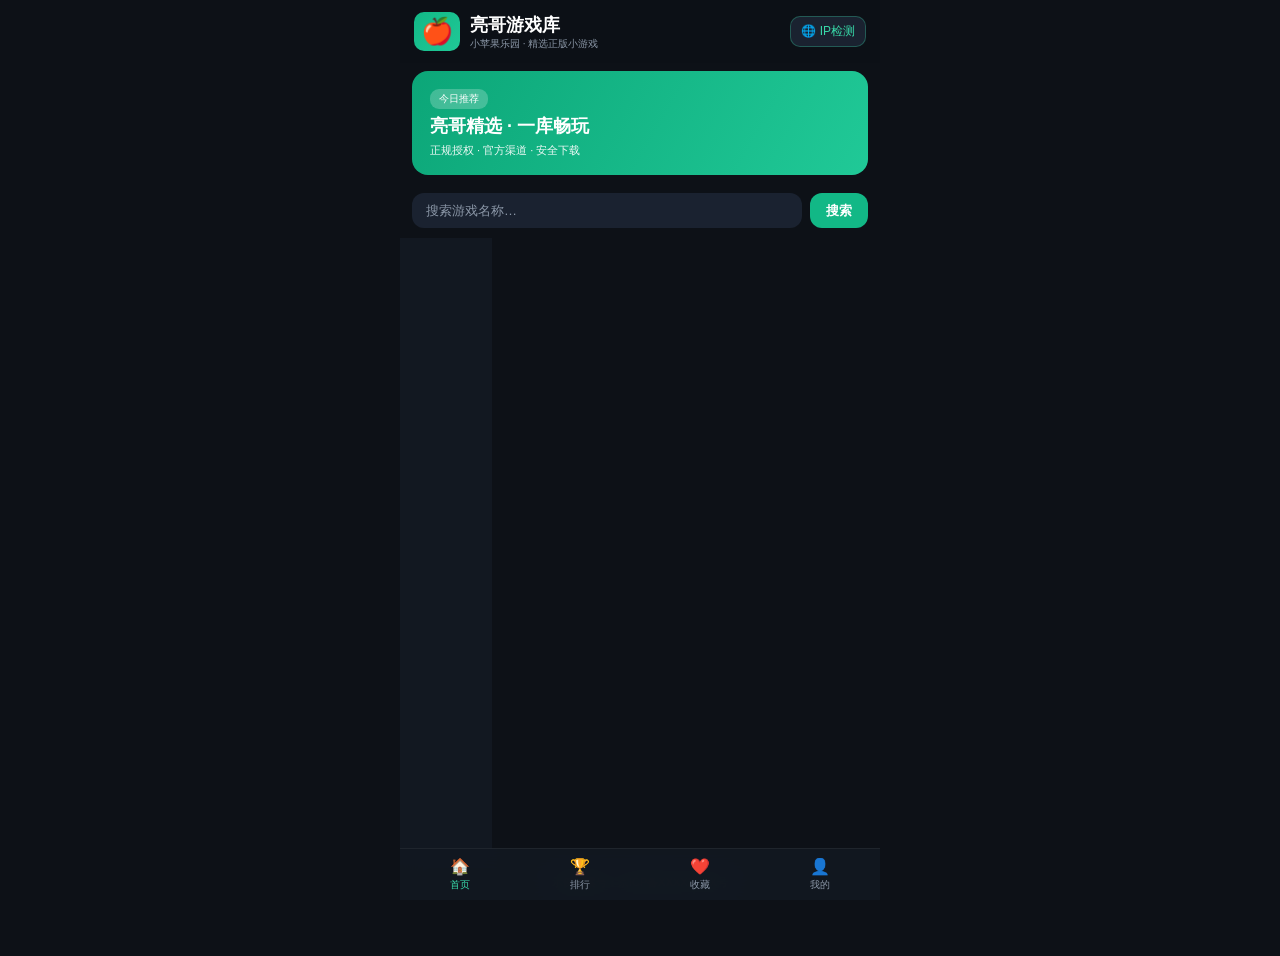
<file: index.html>
<!DOCTYPE html>
<html lang="zh-CN">
<head>
<meta charset="UTF-8">
<meta name="viewport" content="width=device-width, initial-scale=1.0, maximum-scale=1.0, user-scalable=no">
<title>亮哥游戏库 · 小苹果乐园</title>
<link rel="stylesheet" href="style.css">
</head>
<body>
<div id="app">

  <!-- 顶部栏 -->
  <header class="topbar">
    <div class="brand">
      <span class="logo">🍎</span>
      <div class="brand-text">
        <h1>亮哥游戏库</h1>
        <p>小苹果乐园 · 精选正版小游戏</p>
      </div>
    </div>
    <button class="ip-btn" id="ipBtn">🌐 IP检测</button>
  </header>

  <!-- Banner -->
  <section class="banner">
    <div class="banner-bg"></div>
    <div class="banner-content">
      <span class="badge">今日推荐</span>
      <h2>亮哥精选 · 一库畅玩</h2>
      <p>正规授权 · 官方渠道 · 安全下载</p>
    </div>
  </section>

  <!-- 搜索 -->
  <div class="search-wrap">
    <input type="text" id="searchInput" placeholder="搜索游戏名称…">
    <button class="search-go">搜索</button>
  </div>

  <!-- 主体：左侧分类 + 右侧列表 -->
  <div class="main">
    <aside class="sidebar" id="sidebar"></aside>
    <section class="list" id="list"></section>
  </div>

  <!-- 备案 -->
  <div class="beian">示例备案号：京ICP备XXXXXXXX号</div>

  <!-- 底部导航 -->
  <nav class="bottombar">
    <a class="active">🏠<span>首页</span></a>
    <a>🏆<span>排行</span></a>
    <a>❤️<span>收藏</span></a>
    <a>👤<span>我的</span></a>
  </nav>
</div>

<!-- IP检测弹窗 -->
<div class="modal-mask" id="ipMask">
  <div class="modal small">
    <button class="modal-close" id="ipClose">✕</button>
    <div class="modal-body">
      <h3>🌐 IP 归属地检测</h3>
      <p class="ip-line">IP 地址：<b id="ipAddr">—</b></p>
      <p class="ip-line">归属地：<b id="ipLoc">检测中…</b></p>
      <p class="ip-tip">（演示数据，接入真实接口需服务端支持）</p>
    </div>
  </div
</file>
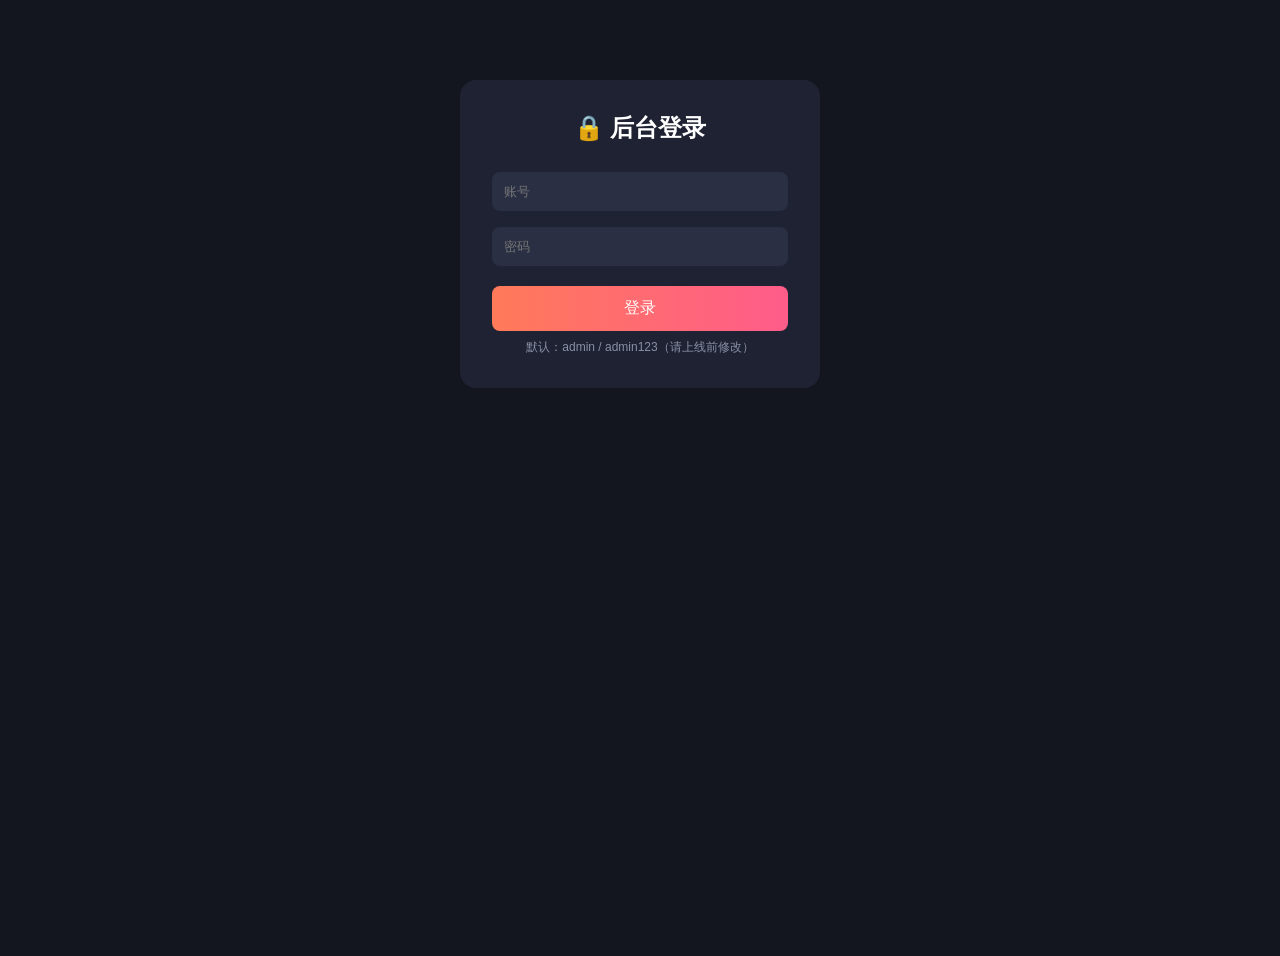
<file: admin.html>
<!DOCTYPE html>
<html lang="zh-CN">
<head>
<meta charset="UTF-8">
<meta name="viewport" content="width=device-width, initial-scale=1.0">
<title>后台管理 · 亮哥游戏库</title>
<link rel="stylesheet" href="style.css">
<style>
  .admin-wrap{max-width:1100px;margin:0 auto;padding:16px;}
  .login-box{max-width:360px;margin:80px auto;background:#1e2233;padding:32px;border-radius:16px;}
  .login-box h2{margin:0 0 20px;color:#fff;text-align:center;}
  .login-box input{width:100%;padding:12px;margin:8px 0;border-radius:8px;border:none;background:#2a2f44;color:#fff;}
  .login-box button{width:100%;padding:12px;margin-top:12px;border:none;border-radius:8px;background:linear-gradient(90deg,#ff7a59,#ff5c8a);color:#fff;font-size:16px;cursor:pointer;}
  .admin-head{display:flex;justify-content:space-between;align-items:center;padding:12px 0;border-bottom:1px solid #2a2f44;margin-bottom:16px;}
  .admin-head h1{color:#fff;font-size:20px;}
  .logout{background:#444;color:#fff;border:none;padding:8px 14px;border-radius:8px;cursor:pointer;}
  .stats{display:grid;grid-template-columns:repeat(4,1fr);gap:12px;margin-bottom:16px;}
  .stat-card{background:#1e2233;padding:16px;border-radius:12px;color:#fff;}
  .stat-card b{font-size:24px;color:#ff7a59;}
  .tabs{display:flex;gap:8px;margin-bottom:16px;flex-wrap:wrap;}
  .tabs button{padding:10px 18px;border:none;border-radius:8px;background:#2a2f44;color:#fff;cursor:pointer;}
  .tabs button.active{background:linear-gradient(90deg,#ff7a59,#ff5c8a);}
  .panel{display:none;background:#1e2233;padding:16px;border-radius:12px;}
  .panel.show{display:block;}
  .panel h3{color:#fff;margin-top:0;}
  .form-row{display:flex;gap:8px;flex-wrap:wrap;margin-bottom:12px;align-items:center;}
  .form-row input,.form-row select{flex:1;min-width:120px;padding:10px;border-radius:8px;border:none;background:#2a2f44;color:#fff;}
  .form-row button{padding:10px 18px;border:none;border-radius:8px;background:#6BCB77;color:#111;cursor:pointer;font-weight:bold;}
  .form-row button.del{background:#FF6B6B;color:#fff;}
  table{width:100%;border-collapse:collapse;color:#fff;font-size:13px;}
  th,td{text-align:left;padding:8px;border-bottom:1px solid #2a2f44;}
  th{color:#ff7a59;}
  .tag{display:inline-block;background:#2a2f44;padding:2px 8px;border-radius:6px;margin:2px;}
  .del-link{color:#FF6B6B;cursor:pointer;}
  .hint{color:#8a90a5;font-size:12px;margin-top:8px;}
</style>
</head>
<body style="background:#14161f;">
<div id="app">

  <!-- 登录页 -->
  <div id="loginView">
    <div class="login-box">
      <h2>🔒 后台登录</h2>
      <input id="user" placeholder="账号">
      <input id="pass" type="password" placeholder="密码">
      <button onclick="login()">登录</button>
      <p class="hint" style="color:#8a90a5;text-align:center;">默认：admin / admin123（请上线前修改）</p>
    </div>
  </div>

  <!-- 管理页 -->
  <div id="adminView" style="display:none;" class="admin-wrap">
    <div class="admin-head">
      <h1>⚙️ 亮哥游戏库 · 后台管理</h1>
      <button class="logout" onclick="logout()">退出</button>
    </div>

    <div class="stats">
      <div class="stat-card">分类数<b id="statCats">0</b></div>
      <div class="stat-card">游戏数<b id="statGames">0</b></div>
      <div class="stat-card">总PV<b id="statPv">0</b></div>
      <div class="stat-card">总点击<b id="statClicks">0</b></div>
    </div>

    <div class="tabs">
      <button class="active" onclick="switchTab('game')">🎲 游戏管理</button>
      <button onclick="switchTab('cat')">🗂️ 分类管理</button>
      <button onclick="switchTab('site')">⚙️ 站点设置</button>
    </div>

    <!-- 游戏管理 -->
    <div class="panel show" id="tab-game">
      <h3>➕ 添加 / 编辑游戏</h3>
      <div class="form-row">
        <input id="g_title" placeholder="游戏名称">
        <input id="g_icon" placeholder="图标emoji" style="max-width:90px" value="🎮">
        <select id="g_cat"></select>
      </div>
      <div class="form-row">
        <input id="g_desc" placeholder="描述">
        <input id="g_size" placeholder="大小 如 12MB" style="max-width:120px">
        <input id="g_date" placeholder="日期 2026-08-29">
        <input id="g_link" placeholder="下载/跳转链接" value="#">
      </div>
      <div class="form-row">
        <input id="g_tags" placeholder="标签(逗号分隔) 如 三消,轻松">
        <input id="g_plays" placeholder="播放量" type="number" style="max-width:110px" value="0">
        <button onclick="saveGame()">💾 保存游戏</button>
      </div>
      <p class="hint">💡 游戏数量无上限，可任意添加。编辑时先点击下方列表某行填充表单再修改。</p>
      <table>
        <thead><tr><th>名称</th><th>分类</th><th>大小</th><th>播放</th><th>日期</th><th>操作</th></tr></thead>
        <tbody id="gameTable"></tbody>
      </table>
    </div>

    <!-- 分类管理 -->
    <div class="panel" id="tab-cat">
      <h3>➕ 添加分类</h3>
      <div class="form-row">
        <input id="cat_name" placeholder="新分类名称（无数量上限）">
        <button onclick="addCat()">➕ 添加分类</button>
      </div>
      <p class="hint">💡 删除分类时会自动清理该分类下的所有游戏。</p>
      <table>
        <thead><tr><th>分类名称</th><th>游戏数</th><th>操作</th></tr></thead>
        <tbody id="catTable"></tbody>
      </table>
    </div>

    <!-- 站点设置 -->
    <div class="panel" id="tab-site">
      <h3>⚙️ 站点信息</h3>
      <div class="form-row"><input id="s_name" placeholder="站点名称"></div>
      <div class="form-row"><input id="s_sub" placeholder="副标题"></div>
      <div class="form-row"><input id="s_banner" placeholder="Banner主标题"></div>
      <div class="form-row"><input id="s_announce" placeholder="公告/口号"></div>
      <div class="form-row"><input id="s_beian" placeholder="备案号"></div>
      <button onclick="saveSite()" style="padding:10px 18px;border:none;border-radius:8px;background:#6BCB77;cursor:pointer;font-weight:bold;">💾 保存设置</button>
    </div>
  </div>
</div>

<script>
const API = "";
let editingGameId = null;

// ---- 鉴权 ----
function check(){ return document.cookie.includes("session="+encodeURIComponent("liangge-session-secret")); }

async function login(){
  const r = await fetch(API+"/api/login",{method:"POST",headers:{"Content-Type":"application/json"},
    body:JSON.stringify({username:$("#user").value,password:$("#pass").value})});
  if(r.ok){ location.reload(); } else { alert("账号或密码错误"); }
}
function logout(){ document.cookie="session=;max-age=0"; location.reload(); }

// ---- 标签切换 ----
function switchTab(name){
  document.querySelectorAll(".tabs button").forEach((b,i)=>b.classList.toggle("active", ["game","cat","site"][i]===name));
  ["game","cat","site"].forEach(n=>document.getElementById("tab-"+n).classList.toggle("show", n===name));
  if(name==="cat")renderCats();
}

// ---- 加载统计 ----
async function loadStats(){
  const s = await (await fetch(API+"/api/stats")).json();
  $("#statPv").textContent = s.pv||0; $("#statClicks").textContent = s.clicks||0;
}

// ---- 分类下拉 & 列表 ----
async function loadCats(){
  const data = await (await fetch(API+"/api/data")).json();
  const cats = data.categories||[];
  $("#g_cat").innerHTML = cats.map(c=>`<option>${c}</option>`).join("");
  $("#statCats").textContent = cats.length;
  $("#statGames").textContent = (data.games||[]).length;
  renderCats();
  renderGames(data.games||[]);
}
function renderCats(){
  fetch(API+"/api/data").then(r=>r.json()).then(data=>{
    const cats = data.categories||[], games = data.games||[];
    $("#catTable").innerHTML = cats.map(c=>{
      const cnt = games.filter(g=>g.cat===c).length;
      return `<tr><td>${c}</td><td>${cnt}</td>
        <td><span class="del-link" onclick="delCat('${c}')">🗑️ 删除</span></td></tr>`;
    }).join("");
  });
}
async function addCat(){
  const name = ($("#cat_name").value||"").trim();
  if(!name) return;
  const r = await fetch(API+"/api/category/add",{method:"POST",headers:{"Content-Type":"application/json"},body:JSON.stringify({name})});
  if(r.ok){ $("#cat_name").value=""; loadCats(); } else { alert((await r.json()).error); }
}
async function delCat(name){
  if(!confirm(`确定删除分类「${name}」？其下所有游戏也将被删除！`)) return;
  await fetch(API+"/api/category/delete",{method:"POST",headers:{"Content-Type":"application/json"},body:JSON.stringify({name})});
  loadCats();
}

// ---- 游戏 CRUD ----
function renderGames(games){
  $("#gameTable").innerHTML = games.map(g=>`
    <tr>
      <td>${g.icon||""} ${g.title}</td>
      <td><span class="tag">${g.cat}</span></td>
      <td>${g.size||"-"}</td>
      <td>${g.plays||0}</td>
      <td>${g.date||""}</td>
      <td><span class="del-link" onclick="editGame('${g.id}')">✏️</span>
          <span class="del-link" onclick="delGame('${g.id}')">🗑️</span></td>
    </tr>`).join("");
}
async function saveGame(){
  const body = {
    title:$("#g_title").value, icon:$("#g_icon").value||"🎮",
    cat:$("#g_cat").value, desc:$("#g_desc").value,
    size:$("#g_size").value, date:$("#g_date").value, link:$("#g_link").value||"#",
    tags:($("#g_tags").value||"").split(/[,，]/).map(s=>s.trim()).filter(Boolean),
    plays: Number($("#g_plays").value)||0,
  };
  if(!body.title){ alert("请填写游戏名称"); return; }
  if(editingGameId){ body.id = editingGameId;
    await fetch(API+"/api/game/update",{method:"POST",headers:{"Content-Type":"application/json"},body:JSON.stringify(body)});
  } else {
    await fetch(API+"/api/game/add",{method:"POST",headers:{"Content-Type":"application/json"},body:JSON.stringify(body)});
  }
  editingGameId = null;
  $("#g_title").value=""; $("#g_desc").value=""; $("#g_link").value="#"; $("#g_tags").value=""; $("#g_size").value=""; $("#g_date").value=""; $("#g_plays").value=0;
  refreshAll();
}
async function editGame(id){
  const data = await (await fetch(API+"/api/data")).json();
  const g = data.games.find(x=>x.id===id);
  if(!g) return;
  editingGameId = id;
  $("#g_title").value=g.title; $("#g_icon").value=g.icon||"🎮"; $("#g_cat").value=g.cat;
  $("#g_desc").value=g.desc||""; $("#g_size").value=g.size||""; $("#g_date").value=g.date||"";
  $("#g_link").value=g.link||"#"; $("#g_tags").value=(g.tags||[]).join(","); $("#g_plays").value=g.plays||0;
}
async function delGame(id){
  if(!confirm("确定删除该游戏？")) return;
  await fetch(API+"/api/game/delete",{method:"POST",headers:{"Content-Type":"application/json"},body:JSON.stringify({id})});
  refreshAll();
}
async function refreshAll(){
  const data = await (await fetch(API+"/api/data")).json();
  renderGames(data.games||[]); $("#statGames").textContent=(data.games||[]).length;
}

// ---- 站点设置 ----
async function loadSite(){
  const data = await (await fetch(API+"/api/data")).json(); const s = data.settings||{};
  $("#s_name").value=s.site_name||""; $("#s_sub").value=s.subtitle||""; $("#s_banner").value=s.banner_text||"";
  $("#s_announce").value=s.announce||""; $("#s_beian").value=s.beian||"";
}
async function saveSite(){
  const body = {site_name:$("#s_name").value, subtitle:$("#s_sub").value, banner_text:$("#s_banner").value,
    announce:$("#s_announce").value, beian:$("#s_beian").value};
  await fetch(API+"/api/settings",{method:"POST",headers:{"Content-Type":"application/json"},body:JSON.stringify(body)});
  alert("已保存，前台将自动更新");
}

// ---- 初始化 ----
window.onload = () => {
  if(!check()){ $("#loginView").style.display="block"; return; }
  $("#loginView").style.display="none"; $("#adminView").style.display="block";
  loadStats(); loadCats(); loadSite();
};
</script>
</body>
</html>
</file>
<file: style.css>
:root{
  --bg:#0d1117; --side:#121821; --card:#1a2230; --text:#fff; --sub:#8b97a7;
  --accent:#12b886; --accent2:#20c997; --green:#38d9a9;
}
*{margin:0;padding:0;box-sizing:border-box;-webkit-tap-highlight-color:transparent}
body{background:var(--bg);color:var(--text);font-family:-apple-system,"PingFang SC","Microsoft YaHei",sans-serif;max-width:480px;margin:0 auto;padding-bottom:56px}
#app{min-height:100vh;display:flex;flex-direction:column}

/* 顶部栏 */
.topbar{display:flex;align-items:center;justify-content:space-between;padding:12px 14px;background:rgba(13,17,23,.9);backdrop-filter:blur(12px);position:sticky;top:0;z-index:20}
.brand{display:flex;align-items:center;gap:10px}
.logo{font-size:26px;background:linear-gradient(135deg,var(--accent),var(--accent2));border-radius:10px;padding:4px 7px}
.brand-text h1{font-size:18px;color:#fff}
.brand-text p{font-size:10px;color:var(--sub)}
.ip-btn{background:var(--card);border:1px solid rgba(56,217,169,.3);color:var(--green);font-size:12px;padding:6px 10px;border-radius:10px;white-space:nowrap}

/* Banner */
.banner{margin:8px 12px;height:104px;border-radius:16px;overflow:hidden;position:relative}
.banner-bg{position:absolute;inset:0;background:linear-gradient(120deg,#0ca678,#20c997,#12b886);background-size:200% 200%;animation:flow 6s ease infinite}
@keyframes flow{0%,100%{background-position:0% 50%}50%{background-position:100% 50%}}
.banner-content{position:relative;height:100%;display:flex;flex-direction:column;justify-content:center;padding:0 18px;gap:5px}
.badge{font-size:10px;background:rgba(255,255,255,.22);width:fit-content;padding:3px 9px;border-radius:9px}
.banner-content h2{font-size:18px}
.banner-content p{font-size:11px;opacity:.92}

/* 搜索 */
.search-wrap{display:flex;gap:8px;padding:10px 12px}
.search-wrap input{flex:1;padding:10px 14px;border-radius:12px;border:none;background:var(--card);color:#fff;font-size:13px;outline:none}
.search-wrap input::placeholder{color:var(--sub)}
.search-go{background:var(--accent);border:none;color:#fff;font-size:13px;padding:0 16px;border-radius:12px;font-weight:600}

/* 主体：左分类 + 右列表 */
.main{flex:1;display:flex;align-items:flex-start;padding:0 0 8px}

.sidebar{width:92px;flex-shrink:0;background:var(--side);position:sticky;top:0;align-self:stretch;max-height:calc(100vh - 210px);overflow-y:auto;scrollbar-width:none}
.sidebar::-webkit-scrollbar{display:none}
.cat{padding:14px 8px;text-align:center;font-size:12px;color:var(--sub);border-left:3px solid transparent;line-height:1.3;word-break:break-all}
.cat.active{color:#fff;background:var(--bg);border-left-color:var(--green);font-weight:600}

.list{flex:1;padding:4px 10px 0;display:flex;flex-direction:column;gap:10px}
.item{display:flex;align-items:center;gap:10px;background:var(--card);border-radius:14px;padding:10px}
.item .thumb{width:48px;height:48px;border-radius:12px;flex-shrink:0;display:flex;align-items:center;justify-content:center;font-size:26px}
.item .info{flex:1;min-width:0}
.item .info h3{font-size:14px;margin-bottom:3px;white-space:nowrap;overflow:hidden;text-overflow:ellipsis}
.item .info .sub{font-size:11px;color:var(--sub)}
.item .view{flex-shrink:0;background:var(--accent);color:#fff;border:none;font-size:12px;padding:6px 12px;border-radius:10px;font-weight:600}

/* 底部导航 */
.bottombar{position:fixed;bottom:0;left:0;right:0;max-width:480px;margin:0 auto;display:flex;background:rgba(18,24,33,.96);backdrop-filter:blur(12px);border-top:1px solid rgba(255,255,255,.06)}
.bottombar a{flex:1;text-align:center;padding:8px 0;color:var(--sub);display:flex;flex-direction:column;align-items:center;gap:2px}
.bottombar a span{font-size:10px}
.bottombar a.active{color:var(--green)}

/* 弹窗 */
.modal-mask{position:fixed;inset:0;background:rgba(0,0,0,.7);display:none;align-items:center;justify-content:center;z-index:50;padding:24px}
.modal-mask.show{display:flex}
.modal{background:var(--card);border-radius:18px;overflow:hidden;width:100%;max-width:320px}
.modal.small{max-width:280px}
.modal-body{padding:18px}
.modal-body h3{font-size:16px;margin-bottom:14px}
.ip-line{font-size:13px;color:var(--sub);margin-bottom:8px}
.ip-line b{color:#fff}
.ip-tip{font-size:11px;color:var(--sub);margin-top:6px}
.modal-close{position:absolute;top:12px;right:12px;background:rgba(0,0,0,.4);border:none;color:#fff;width:28px;height:28px;border-radius:50%;z-index:2}

/* 备案号 */
.beian{text-align:center;color:var(--sub);font-size:11px;padding:10px 14px}
</file>
